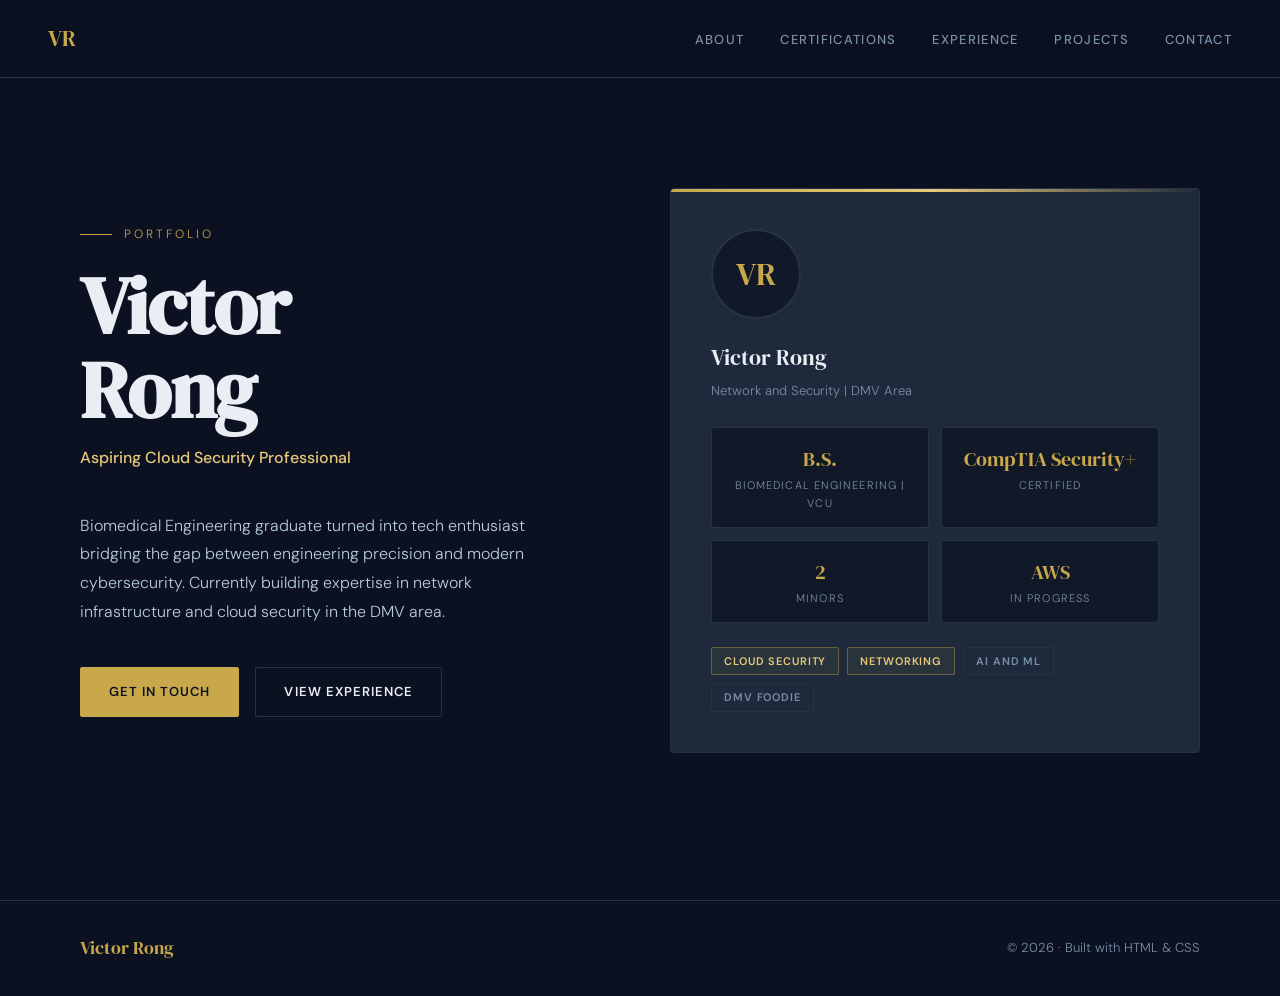
<file: index.html>
<!DOCTYPE html>
<html lang='en'>
<head>
    <meta charset="UTF-8">
    <meta name="viewport" content="width=device-width, initial-scale=1.0">
    <title>Victor Rong - Portfolio</title>
    <link rel="stylesheet" href="style.css">
    <link href="https://fonts.googleapis.com/css2?family=DM+Serif+Display:ital@0;1&family=DM+Sans:wght@300;400;500;600&display=swap" rel="stylesheet">
</head>
<body>
    <!-- NAV -->
    <nav>
        <a class="nav-logo" href="index.html">VR</a>
        <ul class="nav-links">
            <li><a href="about.html">About</a></li>
            <li><a href="certifications.html">Certifications</a></li>
            <li><a href="experience.html">Experience</a></li>
            <li><a href="projects.html">Projects</a></li>
            <li><a href="contact.html">Contact</a></li>
        </ul>
    </nav>

    <!-- HERO -->
    <section class="hero">
        
        <div class="hero-left">
            <div class="hero-eyebrow">Portfolio</div>
            <h1 class="hero-name">Victor<br>Rong</h1>
            <p class="hero-title">Aspiring Cloud Security Professional</p>
            <p class="hero-bio">Biomedical Engineering graduate turned into tech enthusiast bridging
                the gap between engineering precision and modern cybersecurity. Currently building
                expertise in network infrastructure and cloud security in the DMV area.
            </p>
            
            <div class="hero-action-buttons">
                <a href="contact.html" class="btn btn-primary">Get In Touch</a>
                <a href="experience.html" class="btn btn-outline">View Experience</a>
            </div>
        </div>

        <div class="profile-card">
            <div class="avatar">VR</div>
            <div class="profile-name">Victor Rong</div>
            <div class="profile-role">Network and Security | DMV Area</div>
            <div class="profile-stats">
                <div class="stat">
                    <span class="stat-value">B.S.</span>
                    <span class="stat-label">Biomedical Engineering | VCU</span>
                </div>
                <div class="stat">
                    <span class="stat-value">CompTIA Security+</span>
                    <span class="stat-label">Certified</span>
                </div>
                <div class="stat">
                    <span class="stat-value">2</span>
                    <span class="stat-label">Minors</span>
                </div>
                <div class="stat">
                    <span class="stat-value">AWS</span>
                    <span class="stat-label">In Progress</span>
                </div>
            </div>
            <div class="profile-tags">
                <span class="tag tag-gold">Cloud Security</span>
                <span class="tag tag-gold">Networking</span>
                <span class="tag">AI and ML</span>
                <span class="tag">DMV Foodie</span>
            </div>
        </div>
    </section>

<!--FOOTER -->
<footer>
    <span class="footer-logo">Victor Rong</span>
    <span class="footer-copy">© 2026 · Built with HTML & CSS</span>
</footer>

</body>
</html>
</file>
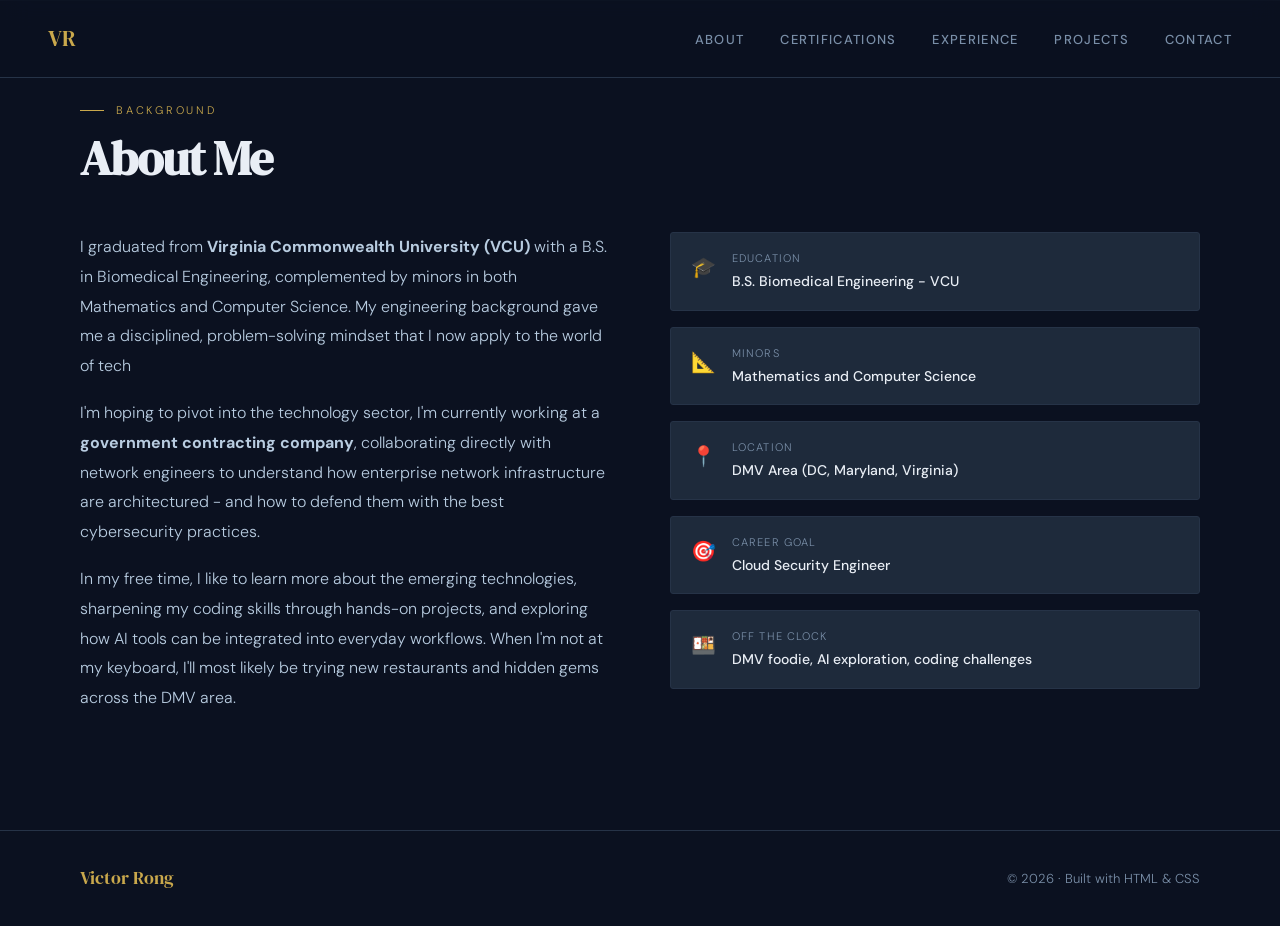
<file: about.html>
<!-- About -->

<!DOCTYPE html>
<html lang='en'>
<head>
    <meta charset="UTF-8">
    <meta name="viewport" content="width=device-width, initial-scale="1.0">
    <title>Victor Rong - About</title>
    <link rel="stylesheet" href="style.css">
    <link href="https://fonts.googleapis.com/css2?family=DM+Serif+Display:ital@0;1&family=DM+Sans:wght@300;400;500;600&display=swap" rel="stylesheet">
</head>

<body>
    <nav>
        <a class="nav-logo" href="index.html">VR</a>
        <ul class="nav-links">
            <li><a href="about.html">About</a></li>
            <li><a href="certifications.html">Certifications</a></li>
            <li><a href="experience.html">Experience</a></li>
            <li><a href="projects.html">Projects</a></li>
            <li><a href="contact.html">Contact</a></li>
        </ul>
    </nav>

    <section id="about">

        <div class="section-label">Background</div>
        <h2 class="section-title">About Me</h2>

        <div class="about-grid">
            <div class="about-text">
                <p>
                    I graduated from <strong>Virginia Commonwealth University (VCU)</strong>
                    with a B.S. in Biomedical Engineering, complemented by minors in both
                    Mathematics and Computer Science. My engineering background gave me 
                    a disciplined, problem-solving mindset that I now apply to the world
                    of tech
                </p>
                <p>
                    I'm hoping to pivot into the technology sector, I'm currently working at
                    a <strong>government contracting company</strong>, collaborating directly
                    with network engineers to understand how enterprise network infrastructure
                    are architectured - and how to defend them with the best cybersecurity
                    practices.
                </p>
                <p>
                    In my free time, I like to learn more about the emerging technologies, sharpening
                    my coding skills through hands-on projects, and exploring how AI tools can be
                    integrated into everyday workflows. When I'm not at my keyboard, I'll most likely
                    be trying new restaurants and hidden gems across the DMV area.
                </p>
            </div>

            <div class="about-aside">
                <div class="info-row">
                    <div class="info-icon">🎓</div>
                    <div>
                        <div class="info-label">Education</div>
                        <div class="info-value">B.S. Biomedical Engineering - VCU</div>
                    </div>
                </div>
                <div class="info-row">
                    <div class="info-icon">📐</div>
                    <div>
                        <div class="info-label">Minors</div>
                        <div class="info-value">Mathematics and Computer Science</div>
                    </div>
                </div>
                <div class="info-row">
                    <div class="info-icon">📍</div>
                    <div>
                        <div class="info-label">Location</div>
                        <div class="info-value">DMV Area (DC, Maryland, Virginia)</div>
                    </div>
                </div>
                <div class="info-row">
                    <div class="info-icon">🎯</div>
                    <div>
                        <div class="info-label">Career Goal</div>
                        <div class="info-value">Cloud Security Engineer</div>
                    </div>
                </div>
                <div class="info-row">
                    <div class="info-icon">🍱</div>
                    <div>
                        <div class="info-label">Off the Clock</div>
                        <div class="info-value">DMV foodie, AI exploration, coding challenges</div>
                    </div>
                </div>
            </div>
        </div>
    </section>

<footer>
    <span class="footer-logo">Victor Rong</span>
    <span class="footer-copy">© 2026 · Built with HTML & CSS</span>
</footer>

</body>
</html>
</file>
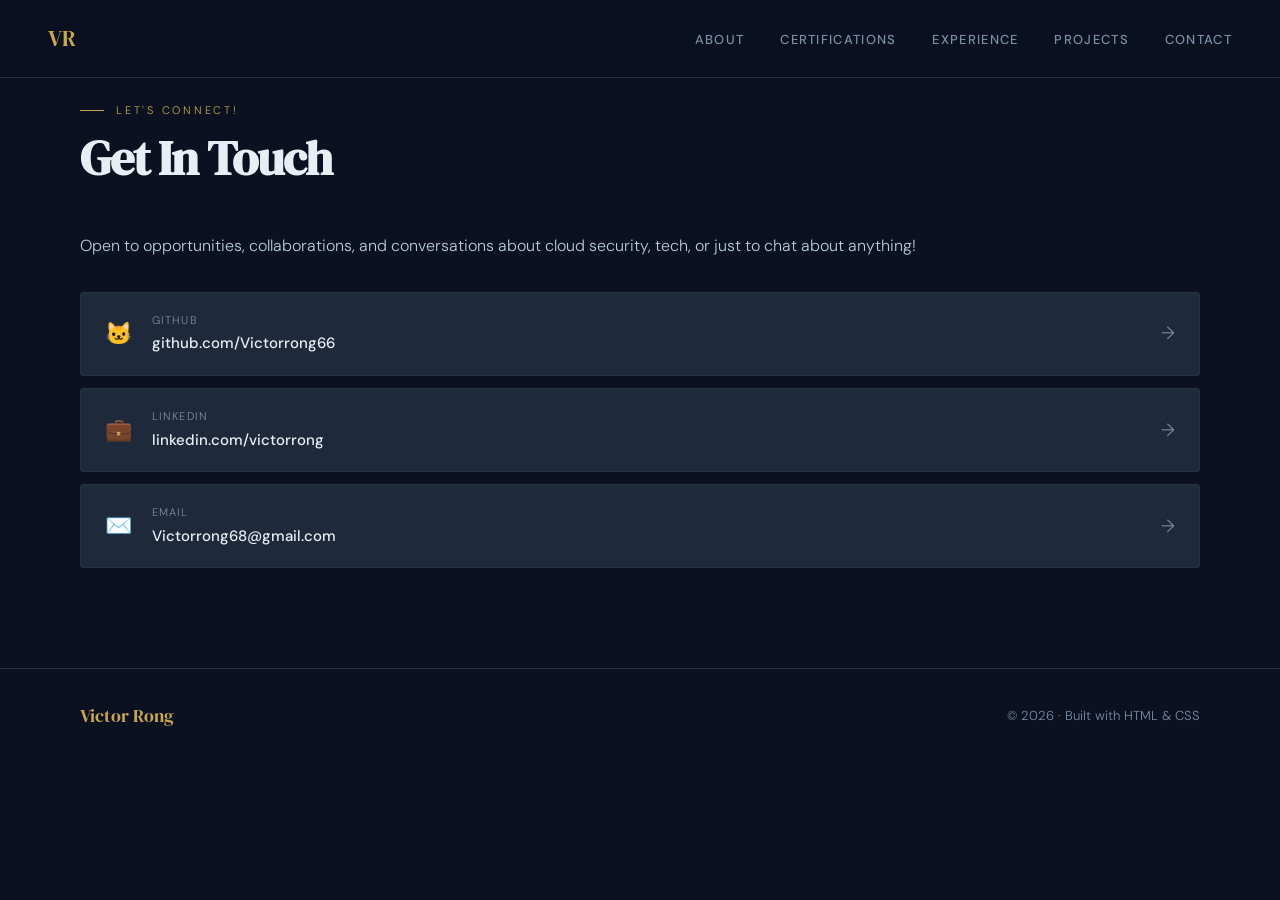
<file: contact.html>
<!-- CONTACT -->

<!DOCTYPE html>
<html lang='en'>
<head>
    <meta charset="UTF-8">
    <meta name="viewport" content="width=device-width, initial-scale=1.0">
    <title>Victor Rong - Contact</title>
    <link rel="stylesheet" href="style.css">
    <link href="https://fonts.googleapis.com/css2?family=DM+Serif+Display:ital@0;1&family=DM+Sans:wght@300;400;500;600&display=swap" rel="stylesheet">
</head>

<body>
    <nav>
        <a class="nav-logo" href="index.html">VR</a>
        <ul class="nav-links">
            <li><a href="about.html">About</a></li>
            <li><a href="certifications.html">Certifications</a></li>
            <li><a href="experience.html">Experience</a></li>
            <li><a href="projects.html">Projects</a></li>
            <li><a href="contact.html">Contact</a></li>
        </ul>
    </nav>

    <section id="contact">
        <div class="section-label">Let's Connect!</div>
        <h2 class="section-title">Get In Touch</h2>
        <p class="contact-introduction">
            Open to opportunities, collaborations, and conversations
            about cloud security, tech, or just to chat about anything!
        </p>

        <div class="social-media">

            <a href="https://github.com/Victorrong66" target="_blank" class="contact-link">
                <span class="contact-icon">🐱</span>
                <div>
                    <div class="contact-types">GitHub</div>
                    <div class="contact-value">github.com/Victorrong66</div>
                </div>
                <span class="contact-arrow">→</span>
            </a>

            <a href="https://www.linkedin.com/in/victorrong" target="_blank" class="contact-link">
                <span class="contact-icon">💼</span>
                <div>
                    <div class="contact-types">LinkedIn</div>
                    <div class="contact-value">linkedin.com/victorrong</div>
                </div>
                <span class="contact-arrow">→</span>
            </a>

            <a href="mailto:Victorrong68@gmail.com" target="_blank" class="contact-link">
                <span class="contact-icon">✉️</span>
                <div>
                    <div class="contact-types">Email</div>
                    <div class="contact-value">Victorrong68@gmail.com</div>
                </div>
                <span class="contact-arrow">→</span>
            </a>
        </div>
    </section>

<footer>
    <span class="footer-logo">Victor Rong</span>
    <span class="footer-copy">© 2026 · Built with HTML & CSS</span>
</footer>

</body>
</html>
</file>
<file: style.css>
/* Variable */
:root {
    --navy: #0b1120;
    --navy2: #111827;
    --slate: #1e2a3b;
    --border: #263347;
    --gold: #c9a84c;
    --gold2: #e8c97a;
    --text: #e9eef5;
    --muted: #7a8fa8;
    --light: #b8cce0;
}

*, *::before, *::after {
    box-sizing: border-box;
    margin: 0;
    padding: 0;
}

/* Base */
html {
    scroll-behavior: smooth;
}

body {
    background: var(--navy);
    color: var(--text);
    font-family: 'DM Sans', sans-serif;
    font-weight: 300;
    line-height: 1.7;
    overflow-x: hidden;
}

/* Nav */
nav {
    position: fixed;
    top: 0;
    left: 0;
    right: 0;
    z-index: 100;
    display: flex;
    align-items: center;
    justify-content: space-between;
    padding: 20px 48px;
    background: rgba(11, 17, 32, 0.85);
    backdrop-filter: blur(14px);
    border-bottom: 1px solid var(--border);
}

.nav-logo {
    font-family: 'DM Serif Display', serif;
    font-size: 22px;
    color: var(--gold);
    text-decoration: none;
}

.nav-links {
    display: flex;
    gap: 36px;
    list-style: none;
}

.nav-links a {
    text-decoration: none;
    color: var(--muted);
    font-size: 13px;
    font-weight: 500;
    letter-spacing: 0.1em;
    text-transform: uppercase;
    transition: color 0.2s;
}

.nav-links a:hover {
    color: var(--gold2);
}

/* Hero */
.hero {
    min-height: 100vh;
    display: grid;
    grid-template-columns: 1fr 1fr;
    align-items: center;
    padding: 120px 80px 80px;
    gap: 60px;
}

.hero-eyebrow {
    font-size: 12px;
    letter-spacing: 0.25em;
    text-transform: uppercase;
    color: var(--gold);
    margin-bottom: 20px;
    display: flex;
    align-items: center;
    gap: 12px;
}

.hero-eyebrow::before {
    content: '';
    display: inline-block;
    width: 32px;
    height: 1px;
    background: var(--gold);
}

.hero-name {
    font-family: 'DM Serif Display', serif;
    font-size: 80px;
    line-height: 1.05;
    letter-spacing: -0.02em;
    margin-bottom: 12px;
}

.hero-title {
    font-size: 16px;
    color: var(--gold2);
    font-weight: 500;
    margin-bottom: 40px;
}

.hero-bio {
    font-size: 16px;
    color: var(--light);
    line-height: 1.8;
    max-width: 480px;
    margin-bottom: 40px;
}

.hero-action-buttons {
    display: flex;
    gap: 16px;
}

.btn {
    display: inline-flex;
    align-items: center;
    padding: 13px 28px;
    border-radius: 2px;
    font-size: 13px;
    font-weight: 600;
    letter-spacing: 0.08em;
    text-transform: uppercase;
    text-decoration: none;
    transition: all 0.2s;
}

.btn-primary {
    background: var(--gold);
    color: var(--navy);
    border: 1px solid var(--gold);
}

.btn-primary:hover {
    background: var(--gold2);
    color: var(--text);
    border: 1px solid var(--border);
}

.btn-outline {
    background: transparent;
    color: var(--text);
    border: 1px solid var(--border);
}

.btn-outline:hover {
    border-color: var(--gold);
    color: var(--gold);
}

/* Profile Card */
.profile-card {
    background: var(--slate);
    border: 1px solid var(--border);
    border-radius: 4px;
    padding: 40px;
    position: relative;
    overflow: hidden;
}

.profile-card::before {
    content: '';
    position: absolute;
    top: 0;
    left: 0;
    right: 0;
    height: 3px;
    background: linear-gradient(90deg, var(--gold), var(--gold2), transparent);
}

.avatar {
    width: 90px;
    height: 90px;
    border-radius: 50%;
    background: var(--navy2);
    border: 2px solid var(--border);
    display: flex;
    align-items: center;
    justify-content: center;
    font-family: 'DM Serif Display', serif;
    font-size: 32px;
    color: var(--gold);
    margin-bottom: 20px;
}

.profile-name {
    font-family: 'DM Serif Display', serif;
    font-size: 22px;
    margin-bottom: 4px;
}

.profile-role {
    font-size: 13px;
    color: var(--muted);
    margin-bottom: 24px;
}

.profile-stats {
    display: grid;
    grid-template-columns: 1fr 1fr;
    gap: 12px;
    margin-bottom: 24px;
}

.stat {
    background: var(--navy2);
    border: 1px solid var(--border);
    border-radius: 3px;
    padding: 14px;
    text-align: center;
    display: flex;
    flex-direction: column;
}

.stat-value {
    font-family: 'DM Serif Display', serif;
    font-size: 20px;
    color: var(--gold);
}

.stat-label {
    font-size: 11px;
    color: var(--muted);
    text-transform: uppercase;
    letter-spacing: 0.1em;
}

.profile-tags {
    display: flex;
    flex-wrap: wrap;
    gap: 8px;
}

.tag {
    font-size: 11px;
    font-weight: 600;
    letter-spacing: 0.08em;
    text-transform: uppercase;
    padding: 4px 12px;
    border-radius: 2px;
    border: 1px solid var(--border);
    color: var(--muted);
}

.tag-gold {
    border-color: rgba(201, 168, 76, 0.4);
    color: var(--gold2);
    background: rgba(201, 168, 76, 0.07);
}

/* About */
section {
    padding: 100px 80px;
    border-top: 1px solid var(--border);
}

.section-label {
    text-transform: uppercase;
    letter-spacing: 0.25em;
    display: flex;
    align-items: center;
    gap: 12px;
    margin-bottom: 12px;
    font-size: 11px;
    color: var(--gold);
}

.section-label::before {
    content: '';
    width: 24px;
    height: 1px;
    background: var(--gold);
    display: inline-block;
}

.section-title {
    font-family: 'DM Serif Display', serif;
    line-height: 1.1;
    letter-spacing: -0.02em;
    margin-bottom: 48px;
    font-size: 48px;
}

.about-grid {
    display: grid;
    grid-template-columns: 1fr 1fr;
    gap: 60px;
    align-items: start;
}

.about-text p {
    font-size: 16px;
    color: var(--light);
    line-height: 1.85;
    margin-bottom: 18px;
}

.about-aside {
    display: flex;
    flex-direction: column;
    gap: 16px;
}

.info-row {
    display: flex;
    gap: 16px;
    align-items: flex-start;
    background-color: var(--slate);
    border: 1px solid var(--border);
    border-radius: 3px;
    padding: 16px 20px;
    transition: border-color 0.2s;
}

.info-row:hover{
    border-color:rgba(201, 168, 76, 0.3)
}

.info-icon {
    font-size: 20px;
    flex-shrink: 0;
    margin-top: 1px;
}

.info-label {
    font-size: 11px;
    letter-spacing: 0.1em;
    text-transform: uppercase;
    color: var(--muted);
    margin-bottom: 2px;
}

.info-value {
    font-size: 14px;
    color: var(--text);
    font-weight: 500;
}

/* Certification */

.cert-grid {
    display: grid;
    grid-template-columns: repeat(3, 1fr);
    gap: 16px;
}

.cert-card-earned, .cert-card-in-progress {
    background: var(--slate);
    border: 1px solid var(--border);
    border-radius: 4px;
    padding: 28px;
    position: relative;
    overflow: hidden;
    transition: border-color 0.2s, transform 0.2s;
}

.cert-card-earned:hover, .cert-card-in-progress:hover {
    border-color: rgba(201, 168, 76, 0.4);
    transform: translateY(-3px);
}

.cert-card-earned::before {
    content: " ";
    position: absolute;
    top: 0;
    left: 0;
    right: 0;
    height: 2px;
    background: linear-gradient(90deg, var(--gold), var(--gold2));
}

.cert-card-in-progress::before {
    content: " ";
    position: absolute;
    top: 0;
    left: 0;
    right: 0;
    height: 2px;
    background: linear-gradient(90deg, var(--border), var(--muted));
}

.cert-status-earned {
    font-size: 10px;
    font-weight: 600;
    letter-spacing: 0.12em;
    text-transform: uppercase;
    padding: 3px 10px;
    border-radius: 2px;
    display: inline-block;
    margin-bottom: 16px;
    background-color: rgba(201, 168, 76, 0.12);
    color: var(--gold2);
    border: 1px solid rgba(201, 168, 76, 0.3);
}

.cert-status-in-progress {
    font-size: 10px;
    font-weight: 600;
    letter-spacing: 0.12em;
    text-transform: uppercase;
    padding: 3px 10px;
    border-radius: 2px;
    display: inline-block;
    margin-bottom: 16px;
    background: rgba(122, 143, 168, 0.12);
    color: var(--muted);
    border: 1px solid var(--border);
}

.cert-name {
    font-family: 'DM Serif Display', serif;
    font-size: 20px;
    margin-bottom: 6px;
}

.cert-issuer {
    font-size: 13px;
    color: var(--muted);
}

/* Experience */

.timeline {
    max-width: 720px;
    position: relative;
    padding-left: 32px;
}

.timeline::before {
    content: " ";
    position: absolute;
    left: 0;
    top: 8px;
    bottom: 8px;
    width: 1px;
    background: var(--border);
}

.timeline-item {
    position: relative;
    margin-bottom: 48px;
}

.timeline-dot {
    position: absolute;
    left: -36px;
    top: 6px;
    width: 10px;
    height: 10px;
    border-radius: 50%;
    background-color: var(--gold);
    border: 2px solid var(--navy);
    box-shadow: 0 0 0 3px rgba(201, 168, 76, 0.2);
}

.timeline-date {
    font-size: 11px;
    letter-spacing: 0.12em;
    text-transform: uppercase;
    color: var(--gold);
    margin-bottom: 8px;
}

.timeline-role {
    font-family: 'DM Serif Display', serif;
    font-size: 22px;
    margin-bottom: 4px;
}

.timeline-company {
    font-size: 14px;
    color: var(--muted);
    font-weight: 500;
    margin-bottom: 14px;
}

.timeline-description {
    font-size: 15px;
    color: var(--light);
    line-height: 1.75;
}

/* Projects */

.projects-grid {
    display: grid;
    grid-template-columns: repeat(3, 1fr);
    gap: 16px;
}

.project-card-placeholder {
    background: var(--slate);
    border: 1px dashed var(--border);
    border-radius: 4px;
    padding: 32px;
    position: relative;
    overflow: hidden;
    opacity: 0.6;
    transition: border-color 0.2s, transform 0.2s;
}

.project-card-placeholder:hover {
    border-color: rgba(201, 168, 76, 0.3);
    transform: translateY(-3px);
}

.project-number {
    font-family: 'DM Serif Display', serif;
    font-size: 48px;
    color: rgba(201, 168, 76, 0.12);
    line-height: 1;
    position: absolute;
    top: 20px;
    right: 24px;
}

.project-name {
    font-family: 'DM Serif Display', serif;
    font-size: 22px;
}

.project-description {
    font-size: 14px;
    color: var(--muted);
    line-height: 1.7;
}

.project-stack {
    display: flex;
    flex-wrap: wrap;
    gap: 6px;
    margin-top: 12px;
}

.stack-tag {
    font-size: 10px;
    font-weight: 600;
    letter-spacing: 0.08em;
    text-transform: uppercase;
    color: var(--muted);
    border: 1px solid var(--border);
    padding: 3px 8px;
    border-radius: 2px;
}

/* Contacts */

.contact-introduction {
    font-size: 16px;
    color: var(--light);
    margin-bottom: 32px;
}

.social-media {
    display: flex;
    flex-direction: column;
    gap: 12px;
}

.contact-link {
    display: flex;
    gap: 20px;
    align-items: center;
    background: var(--slate);
    border: 1px solid var(--border);
    border-radius: 3px;
    padding: 18px 24px;
    text-decoration: none;
    transition: border-color 0.2s, background 0.2s;
}

.contact-link:hover {
    border-color: var(--gold);
    background: rgba(201, 168, 76, 0.04);
}

.contact-icon {
    font-size: 22px;
    flex-shrink: 0;
}

.contact-types {
    font-size: 11px;
    letter-spacing: 0.1em;
    text-transform: uppercase;
    color: var(--muted);
    margin-bottom: 2px;
}

.contact-value {
    font-size: 15px;
    color: var(--text);
    font-weight: 500;
}

.contact-arrow {
    margin-left: auto;
    color: var(--muted);
    font-size: 18px;
    transition: transform 0.2s, color 0.2s;
}

.contact-link:hover .contact-arrow{
    transform: translateX(4px);
    color: var(--gold);
}

/* Footer */

footer {
    padding: 32px 80px;
    border-top: 1px solid var(--border);
    display: flex;
    align-items: center;
    justify-content: space-between;
}

.footer-logo {
    font-family: 'DM Serif Display', serif;
    color: var(--gold);
    font-size: 18px;
}

.footer-copy {
    font-size: 13px;
    color: var(--muted);
}

/* Mobile Devices CSS Responsiveness */

@media (max-width: 768px) {
    .hero {
        grid-template-columns: 1fr;
    }

    nav {
        padding: 16px 24px;
        flex-wrap: wrap;
        gap: 16px;
    }

    .nav-links {
        gap: 16px;
    }

    .nav-links a {
        font-size: 11px;
    }

    .about-grid {
        grid-template-columns: 1fr;
    }

    .cert-grid {
        grid-template-columns: 1fr;
    }

    .projects-grid {
        grid-template-columns: 1fr;
    }

    section {
        padding: 60px 24px;
    }
}
</file>
